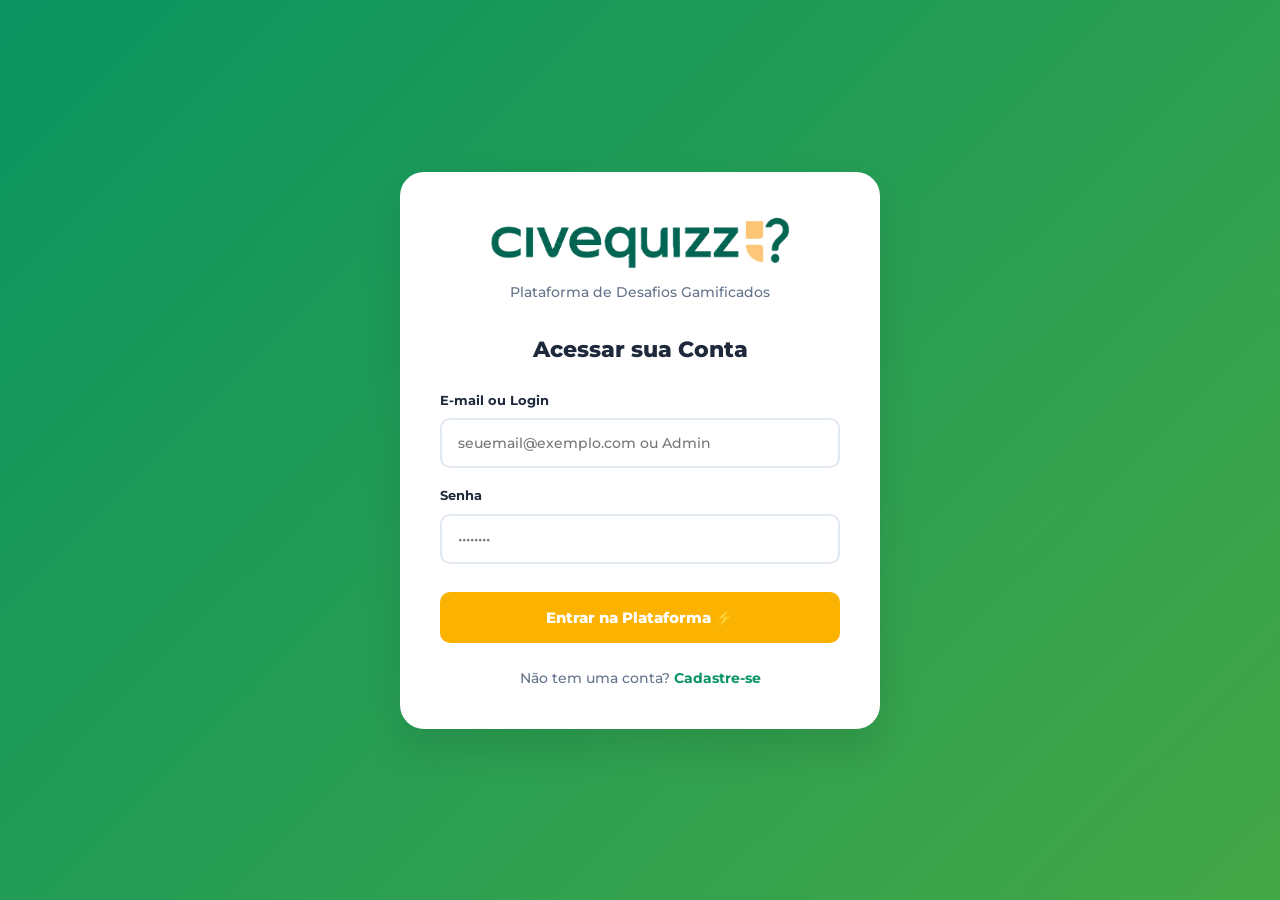
<file: index.html>
<!DOCTYPE html>
<html lang="pt-BR">
<head>
    <meta charset="UTF-8">
    <meta name="viewport" content="width=device-width, initial-scale=1.0">
    <title>Civequizz - Login e Cadastro</title>
    <link rel="icon" href="img/icon.png" type="image/png">
    <link rel="stylesheet" href="./style.css">
</head>
<body class="login-body">

    <div class="login-container">
        <div class="login-header">
            <img src="img/logo.png" alt="Civequizz" class="logo-img">
            <p class="login-subtitle">Plataforma de Desafios Gamificados</p>
        </div>

        <!-- TELA DE LOGIN -->
        <div id="box-login" class="auth-box">
            <h2>Acessar sua Conta</h2>
            <form onsubmit="realizarLogin(event)">
                <div class="form-group">
                    <label>E-mail ou Login</label>
                    <input type="text" id="login-email" placeholder="seuemail@exemplo.com ou Admin" required>
                </div>
                <div class="form-group">
                    <label>Senha</label>
                    <input type="password" id="login-senha" placeholder="••••••••" required>
                </div>
                <button type="submit" class="btn-auth">Entrar na Plataforma ⚡</button>
            </form>
            <div class="switch-auth">
                Não tem uma conta? <a href="#" onclick="mostrarAbaAuth('cadastro')">Cadastre-se</a>
            </div>
        </div>

        <!-- TELA DE CADASTRO -->
        <div id="box-cadastro" class="auth-box hidden">
            <h2>Criar nova conta</h2>
            <form id="form-cadastro" onsubmit="realizarCadastro(event)">
                <div class="form-group">
                    <label>Nome Completo</label>
                    <input type="text" id="cad-nome" placeholder="Digite seu nome completo" required>
                </div>
                <div class="form-row">
                    <div class="form-group">
                        <label>E-mail</label>
                        <input type="email" id="cad-email" placeholder="seuemail@exemplo.com" required>
                    </div>
                    <div class="form-group">
                        <label>CPF</label>
                        <input type="text" id="cad-cpf" placeholder="000.000.000-00" required>
                    </div>
                </div>
                <div class="form-row">
                    <div class="form-group">
                        <label>Data de Nascimento</label>
                        <input type="date" id="cad-data-nasc" required>
                    </div>
                    <div class="form-group">
                        <label>Registro Acadêmico (RA)</label>
                        <input type="text" id="cad-ra" placeholder="Ex: 202600123" required>
                    </div>
                </div>
                <div class="form-group">
                    <label>Selecione seu Curso</label>
                    <select id="cad-curso" required>
                        <option value="" disabled selected>Escolha o seu curso...</option>
                        <option value="lic_teste1">Licenciatura - Teste 1</option>
                        <option value="lic_teste2">Licenciatura - Teste 2</option>
                        <option value="bac_teste1">Bacharel - Teste 1</option>
                        <option value="tec_teste1">Tecnólogo - Teste 1</option>
                    </select>
                </div>
                <div class="form-row">
                    <div class="form-group">
                        <label>Senha</label>
                        <input type="password" id="cad-senha" placeholder="••••••••" required>
                    </div>
                    <div class="form-group">
                        <label>Confirmar Senha</label>
                        <input type="password" id="cad-confirma-senha" placeholder="••••••••" required>
                    </div>
                </div>
                <button type="submit" class="btn-auth">Finalizar Cadastro 🚀</button>
            </form>
            <div class="switch-auth">
                Já possui uma conta? <a href="#" onclick="mostrarAbaAuth('login')">Fazer Login</a>
            </div>
        </div>

    </div>

    <script src="./script.js"></script>
</body>
</html>
</file>
<file: style.css>
@import url('https://fonts.googleapis.com/css2?family=Montserrat:wght@400;500;600;700;800;900&display=swap');

:root {
    /* Cores Modernas baseadas no Manual UniCV */
    --bg-main: #F4F9F6; /* Fundo super claro e limpo */
    --unicive-green: #0A9461; /* Verde vibrante e tecnológico */
    --btn-green: #44A746; /* Verde claro para hover */
    --accent-yellow: #FBB200; /* Amarelo/Ouro vivo */
    --accent-orange: #FF7800; /* Laranja para alertas */
    --text-dark: #1E293B; /* Cinza ardósia escuro (mais suave que preto) */
    --text-muted: #64748B; /* Cinza azulado elegante */
    --card-bg: #ffffff;
    --card-radius: 16px;
    --brand-grad: linear-gradient(135deg, #0A9461 0%, #44A746 100%);
    --shadow-soft: 0 10px 25px rgba(0, 0, 0, 0.04);
}

* { margin: 0; padding: 0; box-sizing: border-box; font-family: 'Montserrat', sans-serif; }
body { background-color: var(--bg-main); color: var(--text-dark); line-height: 1.5; }

/* 1. LOGIN */
.login-body { background: var(--brand-grad); min-height: 100vh; display: flex; align-items: center; justify-content: center; padding: 20px; }
.login-container { background: #ffffff; width: 100%; max-width: 480px; border-radius: 24px; padding: 40px; box-shadow: 0 20px 40px rgba(0, 0, 0, 0.1); }
.login-header { text-align: center; margin-bottom: 30px; }
.logo-img { max-height: 45px; width: auto; display: block; }
.login-header .logo-img { max-height: 60px; margin: 0 auto 10px auto; }
.login-subtitle { font-size: 14px; color: var(--text-muted); font-weight: 500; margin-top: 8px; }
.auth-box h2 { font-size: 22px; color: var(--text-dark); margin-bottom: 25px; text-align: center; font-weight: 800; }
.form-group { margin-bottom: 18px; display: flex; flex-direction: column; }
.form-row { display: grid; grid-template-columns: 1fr 1fr; gap: 15px; }
.form-group label { font-size: 13px; font-weight: 700; color: var(--text-dark); margin-bottom: 8px; }
.form-group input, .form-group select { padding: 14px 16px; border: 2px solid #E2E8F0; border-radius: 10px; font-size: 14px; outline: none; transition: 0.3s; font-weight: 500;}
.form-group input:focus, .form-group select:focus { border-color: var(--unicive-green); background: #F0FDF4; }
.btn-auth { background: var(--accent-yellow); color: #ffffff; border: none; width: 100%; padding: 16px; border-radius: 10px; font-weight: 800; font-size: 15px; cursor: pointer; margin-top: 10px; transition: 0.3s; }
.btn-auth:hover { background: #E5A400; transform: translateY(-2px); box-shadow: 0 8px 15px rgba(251, 178, 0, 0.3); }
.switch-auth { text-align: center; margin-top: 25px; font-size: 14px; color: var(--text-muted); font-weight: 500;}
.switch-auth a { color: var(--unicive-green); font-weight: 700; text-decoration: none; }

/* 2. HEADER PLATAFORMA */
.header { background: #ffffff; display: flex; justify-content: space-between; align-items: center; padding: 15px 40px; box-shadow: 0 4px 20px rgba(0,0,0,0.03); position: sticky; top: 0; z-index: 100;}
.user-info-badge { font-size: 14px; font-weight: 700; color: var(--unicive-green); background: #F0FDF4; padding: 8px 18px; border-radius: 12px; display: flex; align-items: center; gap: 15px; border: 1px solid #DCFCE7;}
.btn-sair { background: none; border: none; color: var(--accent-orange); font-weight: 800; cursor: pointer; font-size: 13px; transition: 0.2s; }
.btn-sair:hover { color: #E58043; text-decoration: underline; }
.nav-tabs { display: flex; background: #F8FAFC; padding: 6px; border-radius: 30px; gap: 5px; border: 1px solid #E2E8F0;}
.tab-btn { border: none; background: transparent; padding: 10px 20px; border-radius: 20px; font-size: 14px; font-weight: 700; color: var(--text-muted); cursor: pointer; transition: 0.3s; }
.tab-btn.active { background: #ffffff; color: var(--unicive-green); box-shadow: 0 4px 10px rgba(0,0,0,0.05); }
.coins-badge { background: var(--accent-yellow); color: #ffffff; font-weight: 800; font-size: 16px; padding: 10px 24px; border-radius: 20px; box-shadow: 0 4px 10px rgba(251, 178, 0, 0.2);}

/* 3. ESTRUTURA GERAL */
.main-content { max-width: 1000px; margin: 40px auto; padding: 0 20px; }
.tab-content { display: none; animation: fadeIn 0.4s ease; }
.tab-content.active { display: block; }
@keyframes fadeIn { from { opacity: 0; transform: translateY(10px); } to { opacity: 1; transform: translateY(0); } }

.desafios-grid-top { display: grid; grid-template-columns: 1fr 280px; gap: 25px; margin-bottom: 25px; }
.banner-card { border-radius: var(--card-radius); padding: 40px; color: white; display: flex; flex-direction: column; justify-content: center; box-shadow: var(--shadow-soft);}
.gradient-brand { background: var(--brand-grad); }
.badge-tag { font-size: 12px; font-weight: 800; letter-spacing: 1px; color: #FFF; background: rgba(255,255,255,0.2); padding: 4px 10px; border-radius: 8px; margin-bottom: 12px; display: inline-block; text-transform: uppercase; }
.badge-tag.green { color: var(--unicive-green); background: #F0FDF4; }
.badge-tag.orange { color: var(--accent-orange); background: #FFF7ED; }
.badge-tag.yellow { color: var(--accent-yellow); background: #FEFCE8; }
.badge-tag.grey { color: var(--text-muted); background: #F1F5F9; }
.banner-info h1 { font-size: 32px; margin-bottom: 12px; font-weight: 900; line-height: 1.2;}
.banner-info p { font-size: 15px; opacity: 0.95; margin-bottom: 25px; font-weight: 500; }
.btn-green-icon { background: var(--accent-yellow); color: white; border: none; padding: 14px 26px; border-radius: 10px; font-weight: 800; font-size: 15px; cursor: pointer; transition: 0.3s; box-shadow: 0 6px 15px rgba(251, 178, 0, 0.2);}
.btn-green-icon:hover { background: #E5A400; transform: translateY(-2px); }
.white-card { background: #ffffff; border-radius: var(--card-radius); padding: 30px; margin-bottom: 25px; box-shadow: var(--shadow-soft); border: 1px solid #F1F5F9;}
.text-center { text-align: center; }
.hidden { display: none !important; }

/* 4. BALÕES DE STATUS DESAFIO */
.balao-pre-desafio { display: block; width: 100%; padding: 25px; border-radius: 16px; text-align: center; font-size: 18px; font-weight: 800; margin: 20px 0; transition: 0.3s; border: none; }
.balao-verde { background: var(--unicive-green); color: #ffffff; cursor: pointer; box-shadow: 0 8px 20px rgba(10, 148, 97, 0.25); }
.balao-verde:hover { background: var(--btn-green); transform: translateY(-3px); }
.balao-laranja { background: var(--accent-orange); color: #ffffff; cursor: pointer; box-shadow: 0 8px 20px rgba(255, 120, 0, 0.25); }
.balao-laranja:hover { background: #E58043; transform: translateY(-3px); }
.balao-cinza { background: #CBD5E1; color: #475569; cursor: not-allowed; }

/* 5. PERGUNTAS E MOEDA POPUP */
.pergunta-card { background: #ffffff; border: 2px solid #E2E8F0; border-radius: 16px; padding: 25px; margin-top: 20px; position: relative; transition: 0.3s;}
.pergunta-card:hover { border-color: #CBD5E1; }
.pergunta-card h4 { font-size: 16px; color: var(--text-dark); margin-bottom: 20px; font-weight: 800; line-height: 1.4;}
.opcoes-lista { display: flex; flex-direction: column; gap: 10px; }
.opcao-btn { background: #F8FAFC; border: 2px solid #E2E8F0; padding: 15px 20px; border-radius: 12px; text-align: left; font-size: 15px; cursor: pointer; color: var(--text-dark); font-weight: 600; transition: 0.2s;}
.opcao-btn:hover:not(:disabled) { border-color: var(--unicive-green); background: #F0FDF4; color: var(--unicive-green);}
.opcao-btn.correta { background: #D1FAE5 !important; border-color: #10B981 !important; color: #065F46 !important; font-weight: 800; }
.opcao-btn.incorreta { background: #FFEDD5 !important; border-color: #F97316 !important; color: #9A3412 !important; font-weight: 800; }
.opcao-btn:disabled { cursor: not-allowed; opacity: 0.9; }

.coin-pop { position: absolute; right: 20px; top: -20px; background: #FBB200; color: #ffffff; padding: 10px 18px; border-radius: 30px; font-weight: 900; font-size: 15px; box-shadow: 0 8px 20px rgba(251, 178, 0, 0.4); border: 2px solid #FFFFFF; pointer-events: none; display: flex; align-items: center; gap: 8px; z-index: 10; animation: popUpFade 2.5s forwards ease-out; }
.coin-pop.bad { background: var(--text-muted); box-shadow: 0 8px 20px rgba(100, 116, 139, 0.4); }
@keyframes popUpFade { 0% { opacity: 0; transform: translateY(20px) scale(0.5); } 15% { opacity: 1; transform: translateY(-10px) scale(1.1); } 30% { transform: translateY(0) scale(1); } 70% { opacity: 1; transform: translateY(0); } 100% { opacity: 0; transform: translateY(-30px); } }

/* 6. AVATAR E LOJA */
.avatar-display-box { width: 220px; height: 293px; background: #F8FAFC; border: 2px dashed #CBD5E1; margin: 0 auto; border-radius: 16px; position: relative; overflow: hidden; }
.avatar-display-box.grande-avatar { width: 270px; height: 360px; }
.avatar-layer { position: absolute; top: 0; left: 0; width: 100%; height: 100%; object-fit: contain; }
#layer-corpo, #home-layer-corpo { z-index: 1; } #layer-sapato, #home-layer-sapato { z-index: 2; } #layer-roupa, #home-layer-roupa { z-index: 3; } #layer-chapeu, #home-layer-chapeu { z-index: 5; }
.btn-subtle { background: #F0FDF4; color: var(--unicive-green); border: none; font-weight: 800; font-size: 13px; padding: 12px 18px; border-radius: 10px; cursor: pointer; margin-top: 15px; transition: 0.2s; border: 1px solid #DCFCE7;}
.btn-subtle:hover { background: #DCFCE7; }
.personagem-layout { display: grid; grid-template-columns: 340px 1fr; gap: 25px; }
.genero-selector { display: flex; justify-content: center; gap: 10px; margin-bottom: 25px; }
.btn-genero { border: 2px solid #E2E8F0; background: white; padding: 10px 20px; border-radius: 20px; font-weight: 800; cursor: pointer; font-size: 14px; color: var(--text-muted); transition: 0.2s;}
.btn-genero.active { background: var(--unicive-green); color: white; border-color: var(--unicive-green); box-shadow: 0 4px 10px rgba(10, 148, 97, 0.2);}
.loja-tabs { display: flex; gap: 15px; border-bottom: 2px solid #E2E8F0; padding-bottom: 12px; margin-bottom: 25px; }
.loja-tab-btn { background: transparent; border: none; font-size: 15px; font-weight: 800; color: var(--text-muted); cursor: pointer; padding: 8px 16px; transition: 0.2s; border-radius: 8px;}
.loja-tab-btn:hover { background: #F1F5F9; }
.loja-tab-btn.active { color: var(--unicive-green); background: #F0FDF4; }
.items-grid { display: grid; grid-template-columns: repeat(3, 1fr); gap: 20px; }
.item-card { border: 2px solid #E2E8F0; border-radius: 16px; padding: 15px; text-align: center; background: #ffffff; transition: 0.3s;}
.item-card:hover { border-color: var(--unicive-green); transform: translateY(-2px); box-shadow: var(--shadow-soft);}
.item-img-preview { height: 110px; background: #F8FAFC; border-radius: 10px; display: flex; align-items: center; justify-content: center; margin-bottom: 15px; overflow: hidden; }
.item-img-preview img { max-height: 100%; max-width: 100%; object-fit: contain; }
.item-card h4 { font-size: 13px; color: var(--text-dark); margin-bottom: 12px; font-weight: 800;}
.btn-comprar, .btn-equipar { color: white; border: none; width: 100%; padding: 10px; border-radius: 8px; font-weight: 800; cursor: pointer; font-size: 13px; transition: 0.2s;}
.btn-comprar { background: var(--accent-yellow); } .btn-comprar:hover { background: #E5A400; }
.btn-equipar { background: var(--unicive-green); } .btn-equipar:hover { background: var(--btn-green); }
.btn-equipado { background: var(--text-muted); color: white; border: none; width: 100%; padding: 10px; border-radius: 8px; font-weight: 800; cursor: default; font-size: 13px; }

/* CALENDÁRIO */
.calendar-controls { display: flex; align-items: center; gap: 15px; margin-bottom: 20px; }
.calendar-controls input[type="date"] { padding: 10px 16px; border: 2px solid #E2E8F0; border-radius: 10px; font-size: 15px; font-weight: 700; color: var(--text-dark); outline: none;}
.calendar-list { display: flex; align-items: center; gap: 12px; margin-top: 20px; flex-wrap: wrap; }
.cal-btn { background: #F1F5F9; border: none; padding: 12px 20px; border-radius: 10px; font-weight: 800; color: var(--text-muted); cursor: pointer; transition: 0.2s;}
.cal-btn:hover { background: #E2E8F0; color: var(--text-dark); }
.cal-btn.active { background: var(--accent-yellow); color: white; box-shadow: 0 4px 10px rgba(251, 178, 0, 0.2); }

/* 7. PAINEL ADMIN */
.admin-body { background-color: #F8FAFC; }
.admin-table { width: 100%; border-collapse: collapse; margin-top: 20px; font-size: 14px; font-weight: 600;}
.admin-table th { background: #F1F5F9; color: var(--text-muted); font-weight: 800; text-align: left; padding: 15px; border-bottom: 2px solid #E2E8F0; text-transform: uppercase; font-size: 12px;}
.admin-table td { padding: 15px; border-bottom: 1px solid #E2E8F0; color: var(--text-dark); }
.admin-table tr:hover { background-color: #F8FAFC; }

/* 8. TRILHA DE PRÊMIOS */
.progress-bar-container { background: #E2E8F0; height: 18px; border-radius: 10px; overflow: hidden; margin-top: 15px; margin-bottom: 20px; }
.progress-bar-fill { height: 100%; background: var(--accent-yellow); transition: width 0.5s ease; border-radius: 10px;}
.trilha-mapa-container { display: flex; flex-direction: column; gap: 60px; position: relative; padding: 40px 20px; margin-top: 30px; background: #F8FAFC; border-radius: 24px; border: 2px dashed #E2E8F0;}
.trilha-row { display: flex; justify-content: space-between; position: relative; width: 100%; }
.trilha-row::before { content: ''; position: absolute; top: 50%; left: 10px; right: 10px; height: 10px; background: #E2E8F0; z-index: 1; transform: translateY(-50%); border-radius: 10px; }
.trilha-row.row-reverse { flex-direction: row-reverse; }
.linha-vertical-conector { position: absolute; right: 53px; top: 30%; bottom: 30%; width: 10px; background: #E2E8F0; z-index: 0; border-radius: 10px;}
.trilha-node { width: 85px; height: 85px; background: #ffffff; border: 6px solid #E2E8F0; border-radius: 50%; display: flex; flex-direction: column; align-items: center; justify-content: center; position: relative; z-index: 2; cursor: pointer; box-shadow: 0 4px 10px rgba(0,0,0,0.05); transition: 0.3s; }
.trilha-node:hover { transform: scale(1.1); box-shadow: 0 10px 20px rgba(0,0,0,0.1); border-color: var(--unicive-green);}
.trilha-node.unlocked { border-color: var(--unicive-green); background: #F0FDF4; }
.trilha-node.special-node { border-color: var(--accent-yellow); background: #FEFCE8; width: 105px; height: 105px; }
.node-icon { font-size: 26px; color: #94A3B8; margin-bottom: 2px; }
.trilha-node.unlocked .node-icon { color: var(--unicive-green); }
.node-pontos { font-size: 13px; font-weight: 900; color: var(--text-muted); }
.trilha-node.unlocked .node-pontos { color: var(--unicive-green); }
.trilha-tooltip { position: absolute; bottom: 120%; left: 50%; transform: translateX(-50%) translateY(10px); background: #ffffff; color: var(--text-dark); padding: 20px; border-radius: 16px; width: max-content; max-width: 280px; text-align: center; font-size: 13px; opacity: 0; visibility: hidden; transition: 0.3s; pointer-events: none; box-shadow: 0 15px 35px rgba(0,0,0,0.15); z-index: 10; font-weight: 600; border: 1px solid #E2E8F0;}
.trilha-node:hover .trilha-tooltip { opacity: 1; visibility: visible; transform: translateX(-50%) translateY(0); }
.tooltip-titulo { display: block; font-weight: 900; font-size: 15px; margin-bottom: 8px; color: var(--unicive-green); }
.tooltip-subtitulo { display: block; font-size: 12px; opacity: 0.8; line-height: 1.5; }

/* 9. RANKING TRIPLO */
.ranking-filters { display: flex; flex-direction: column; gap: 15px; margin-bottom: 25px; }
.filter-group { display: flex; gap: 12px; }
.filter-group button { flex: 1; padding: 12px; border: 2px solid #E2E8F0; border-radius: 10px; background: #fff; font-weight: 800; color: var(--text-muted); cursor: pointer; transition: 0.3s; font-size: 14px;}
.filter-group button:hover { background: #F8FAFC; border-color: #CBD5E1; }
.filter-group button.active { background: var(--unicive-green); color: white; border-color: var(--unicive-green); box-shadow: 0 4px 10px rgba(10, 148, 97, 0.2);}
.ranking-desc { font-size: 14px; color: var(--text-muted); margin-bottom: 20px; font-weight: 600; text-align: center; background: #F8FAFC; padding: 15px; border-radius: 12px; border: 1px dashed #CBD5E1;}

.ranking-list { display: flex; flex-direction: column; gap: 12px; }
.ranking-row { display: flex; align-items: center; background: #ffffff; border: 2px solid #E2E8F0; border-radius: 16px; padding: 18px 25px; position: relative; cursor: default; transition: 0.3s;}
.ranking-row:hover { background: #F0FDF4; border-color: var(--unicive-green); transform: translateX(5px);}
.rank-pos { font-size: 22px; font-weight: 900; color: var(--accent-yellow); width: 60px; }
.rank-name { font-size: 16px; font-weight: 800; color: var(--text-dark); flex: 1; }
.rank-acertos { font-size: 15px; font-weight: 900; color: var(--unicive-green); background: #D1FAE5; padding: 8px 16px; border-radius: 10px; }
.rank-tempo { font-size: 13px; color: var(--text-muted); margin-left: 15px; font-weight: 700; background: #F1F5F9; padding: 8px 12px; border-radius: 10px;}

.my-ranking-row { margin-top: 25px; padding-top: 25px; border-top: 2px dashed #CBD5E1;}
.my-ranking-row .ranking-row { background: #FEFCE8; border-color: var(--accent-yellow); }

.ranking-avatar-tooltip { position: absolute; left: 35%; top: -150px; background: white; border: 2px solid var(--unicive-green); border-radius: 16px; padding: 15px; width: 160px; text-align: center; box-shadow: 0 15px 30px rgba(0,0,0,0.15); opacity: 0; visibility: hidden; transition: 0.3s; z-index: 20; pointer-events: none;}
.ranking-row:hover .ranking-avatar-tooltip { opacity: 1; visibility: visible; transform: translateY(-10px); }
.ranking-avatar-mini { width: 110px; height: 146px; background: #F8FAFC; border-radius: 10px; position: relative; margin: 0 auto 10px auto; overflow: hidden; border: 1px solid #E2E8F0;}
.ranking-avatar-mini img { position: absolute; top: 0; left: 0; width: 100%; height: 100%; object-fit: contain; }
.ranking-curso-nome { font-size: 12px; font-weight: 800; color: var(--text-muted); line-height: 1.2; }

/* MODO SEM FIM */
.endless-header { background: #FEFCE8; border: 2px dashed var(--accent-yellow); padding: 25px; border-radius: 16px; text-align: center; margin-bottom: 25px;}
.endless-header h3 { color: var(--accent-orange); font-weight: 900; margin-bottom: 8px; font-size: 20px;}
</file>
